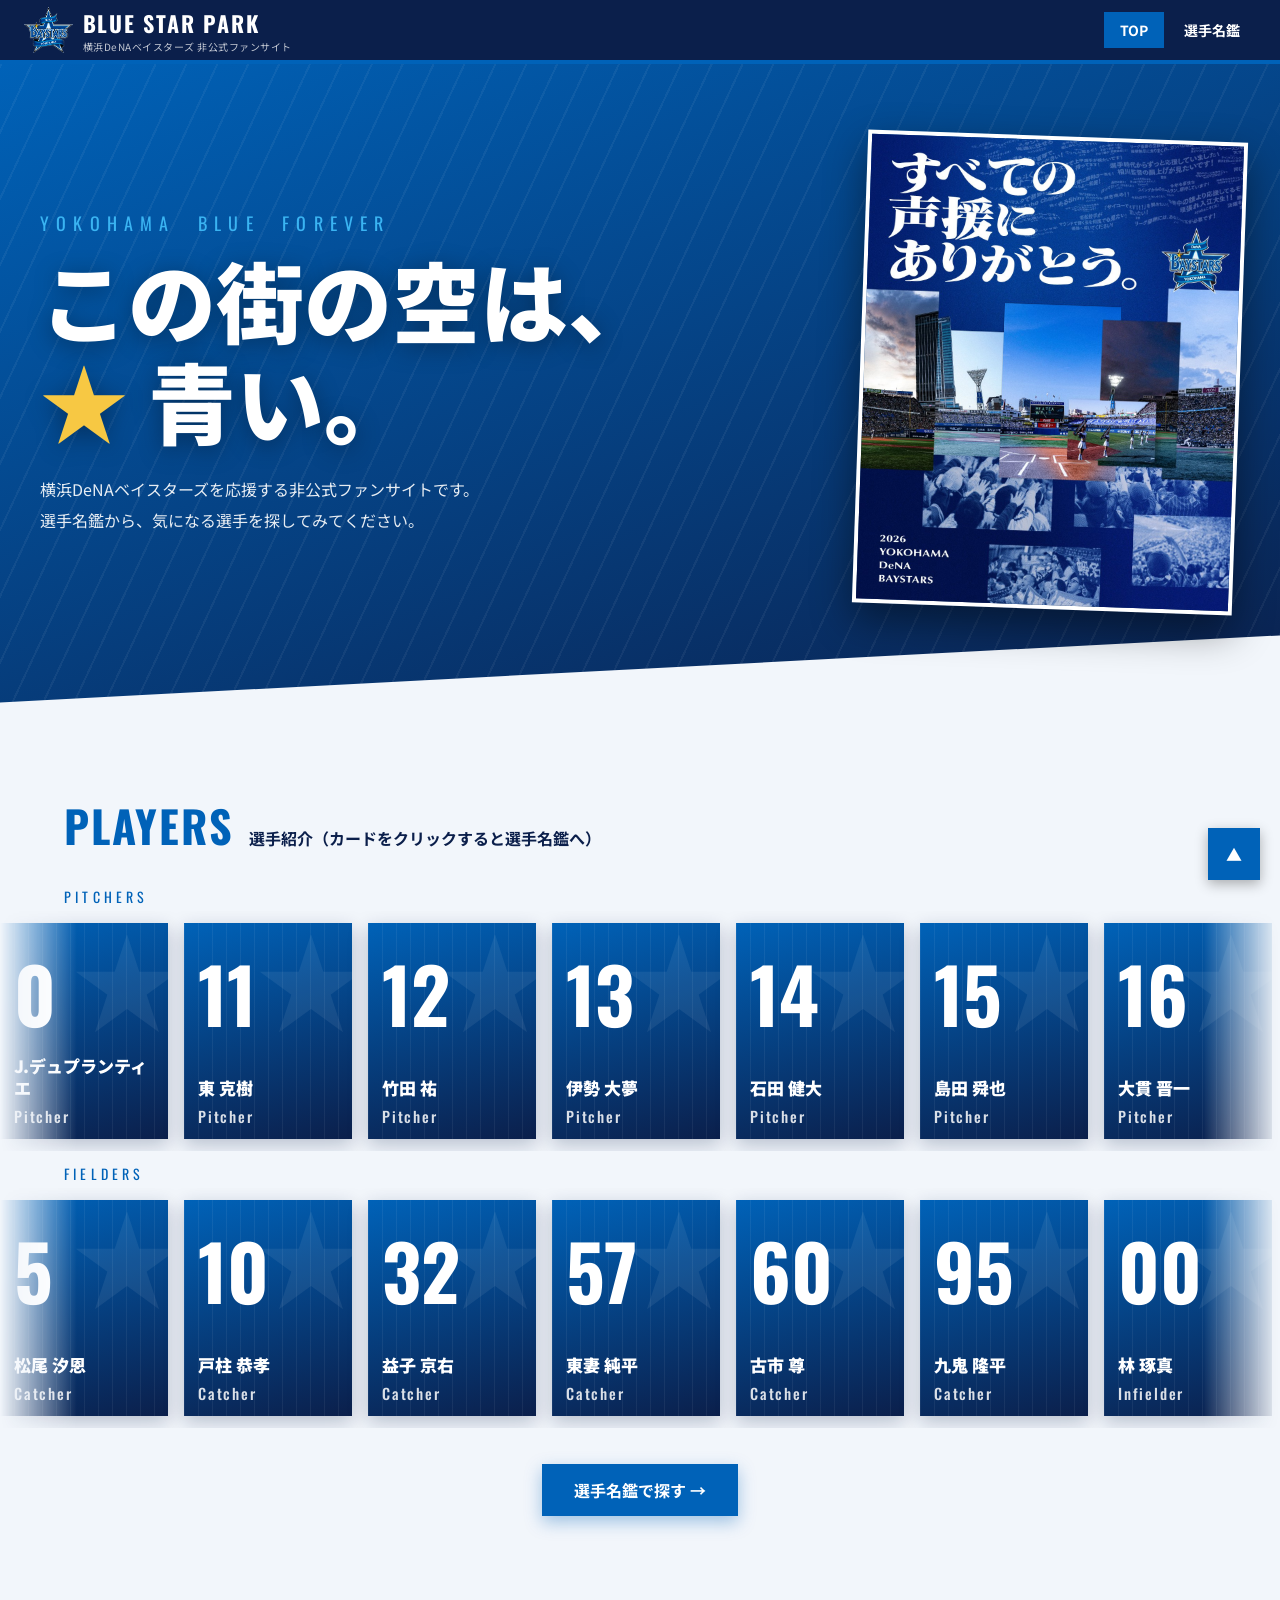
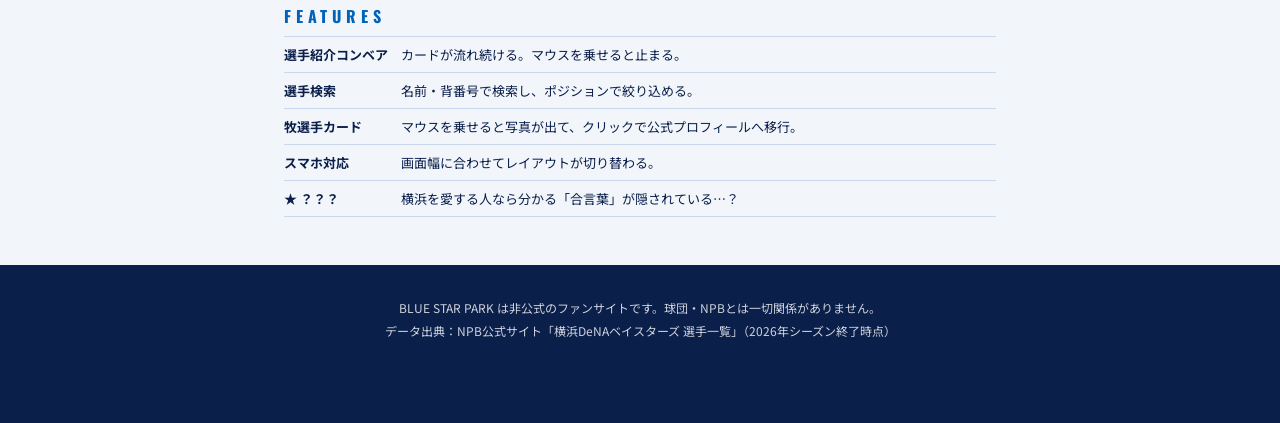
<file: ベイスターズ版/index.html>
<!DOCTYPE html>
<html lang="ja">
<head>
  <meta charset="utf-8">
  <meta name="viewport" content="width=device-width, initial-scale=1.0">
  <title>BLUE STAR PARK｜横浜DeNAベイスターズ非公式ファンサイト</title>
  <!-- 見出し用フォント（Oswald）と本文用フォント（Noto Sans JP）を読み込む -->
  <link rel="preconnect" href="https://fonts.googleapis.com">
  <link rel="preconnect" href="https://fonts.gstatic.com" crossorigin>
  <link rel="stylesheet" href="https://fonts.googleapis.com/css2?family=Noto+Sans+JP:wght@400;700;900&family=Oswald:wght@500;700&display=swap">
  <link rel="stylesheet" href="./css/style.css">
</head>

<body>
<!-- ヘッダー：スクロールしても上に残る -->
<header class="siteHeader">
  <a class="brand" href="./index.html">
    <img class="brandStar" src="./image/logo.png" alt="横浜DeNAベイスターズ ロゴ">
    <span class="brandName">BLUE STAR PARK<span class="brandSub">横浜DeNAベイスターズ 非公式ファンサイト</span></span>
  </a>
  <nav class="globalNav">
    <a href="./index.html" class="current">TOP</a>
    <a href="./players.html">選手名鑑</a>
  </nav>
</header>

<!-- トップの大きな見出し -->
<section class="hero">
  <div class="heroInner">
    <!-- 左：キャッチコピー -->
    <div class="heroText">
      <p class="heroEn">YOKOHAMA &nbsp;BLUE &nbsp;FOREVER</p>
      <h1 class="heroTitle">この街の空は、<br><em>★ </em>青い。</h1>
      <p class="heroLead">横浜DeNAベイスターズを応援する非公式ファンサイトです。<br>選手名鑑から、気になる選手を探してみてください。</p>
    </div>
    <!-- 右：バナー（クリックで球団公式サイトへ） -->
    <a class="heroBannerLink" href="https://www.baystars.co.jp/" target="_blank" title="球団公式サイトを開く">
      <img class="heroBanner" src="./image/banner.jpg" alt="2026 すべての声援にありがとう。">
    </a>
  </div>
</section>

<!-- 選手紹介のベルトコンベア -->
<section class="section">
  <div class="sectionHead">
    <h2>PLAYERS</h2>
    <p>選手紹介（カードをクリックすると選手名鑑へ）</p>
  </div>
  <div class="conveyorLabel">PITCHERS</div>
  <div class="conveyor"><div class="conveyorTrack" id="trackPitchers"></div></div>
  <div class="conveyorLabel">FIELDERS</div>
  <div class="conveyor"><div class="conveyorTrack reverse" id="trackFielders"></div></div>
  <div class="center"><a class="btn" href="./players.html">選手名鑑で探す →</a></div>
</section>


<!-- このサイトのしかけ（最下部に小さく一覧で） -->
<section class="featureList">
  <h2>FEATURES</h2>
  <dl>
    <dt>選手紹介コンベア</dt><dd>カードが流れ続ける。マウスを乗せると止まる。</dd>
    <dt>選手検索</dt><dd>名前・背番号で検索し、ポジションで絞り込める。</dd>
    <dt>牧選手カード</dt><dd>マウスを乗せると写真が出て、クリックで公式プロフィールへ移行。</dd>
    <dt>スマホ対応</dt><dd>画面幅に合わせてレイアウトが切り替わる。</dd>
    <dt>★ ？？？</dt><dd>横浜を愛する人なら分かる「合言葉」が隠されている…？</dd>
  </dl>
</section>

<!-- フッター -->
<footer class="siteFooter">
  <div>BLUE STAR PARK は非公式のファンサイトです。球団・NPBとは一切関係がありません。</div>
  <div>データ出典：NPB公式サイト「横浜DeNAベイスターズ 選手一覧」（2026年シーズン終了時点）</div>
</footer>

<!-- トップへ戻るボタン -->
<a href="#" class="toTop" aria-label="ページの先頭へ">▲</a>

<!-- 隠しコマンド発動時に下から出てくるバー -->
<div class="nowPlaying" id="nowPlaying">
  <span class="nowText"></span>
  <button id="stopBgm">STOP</button>
</div>

<script src="./js/players.js"></script>
<script src="./js/main.js"></script>
</body>
</html>
</file>
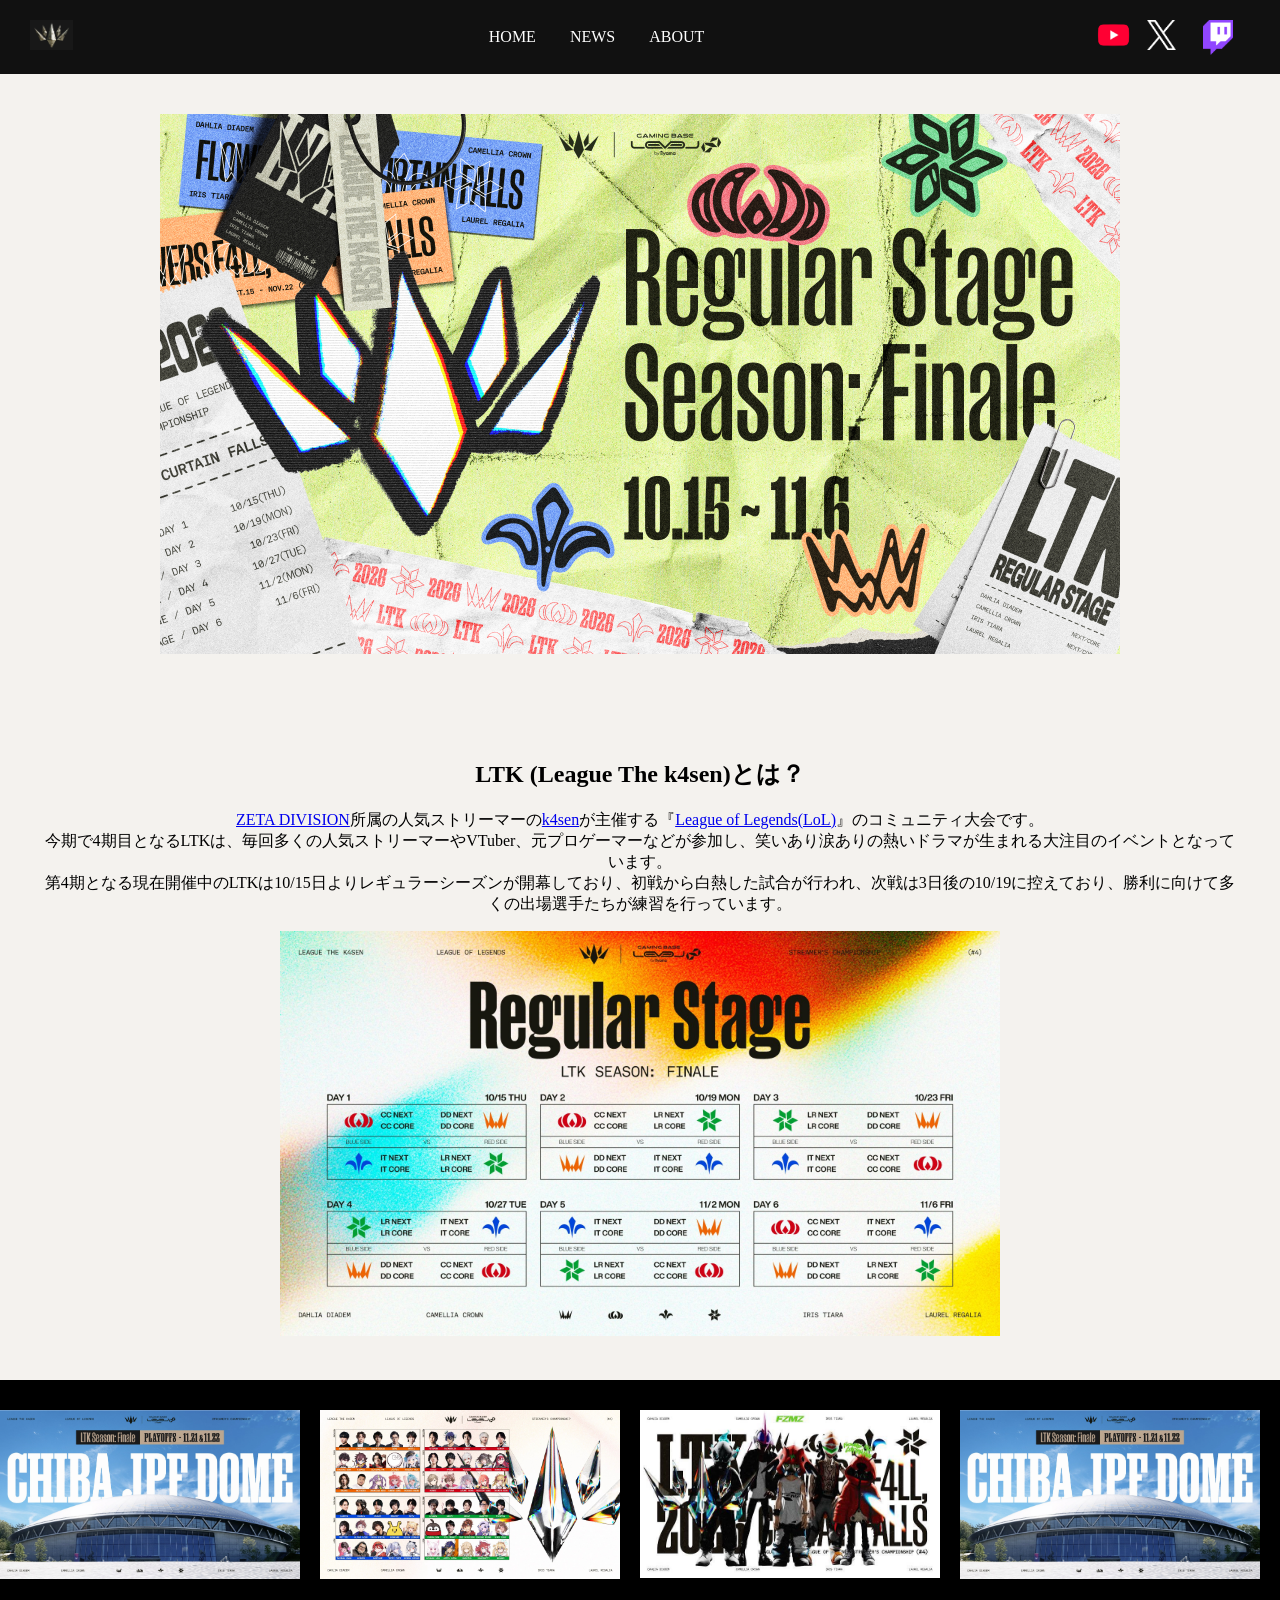
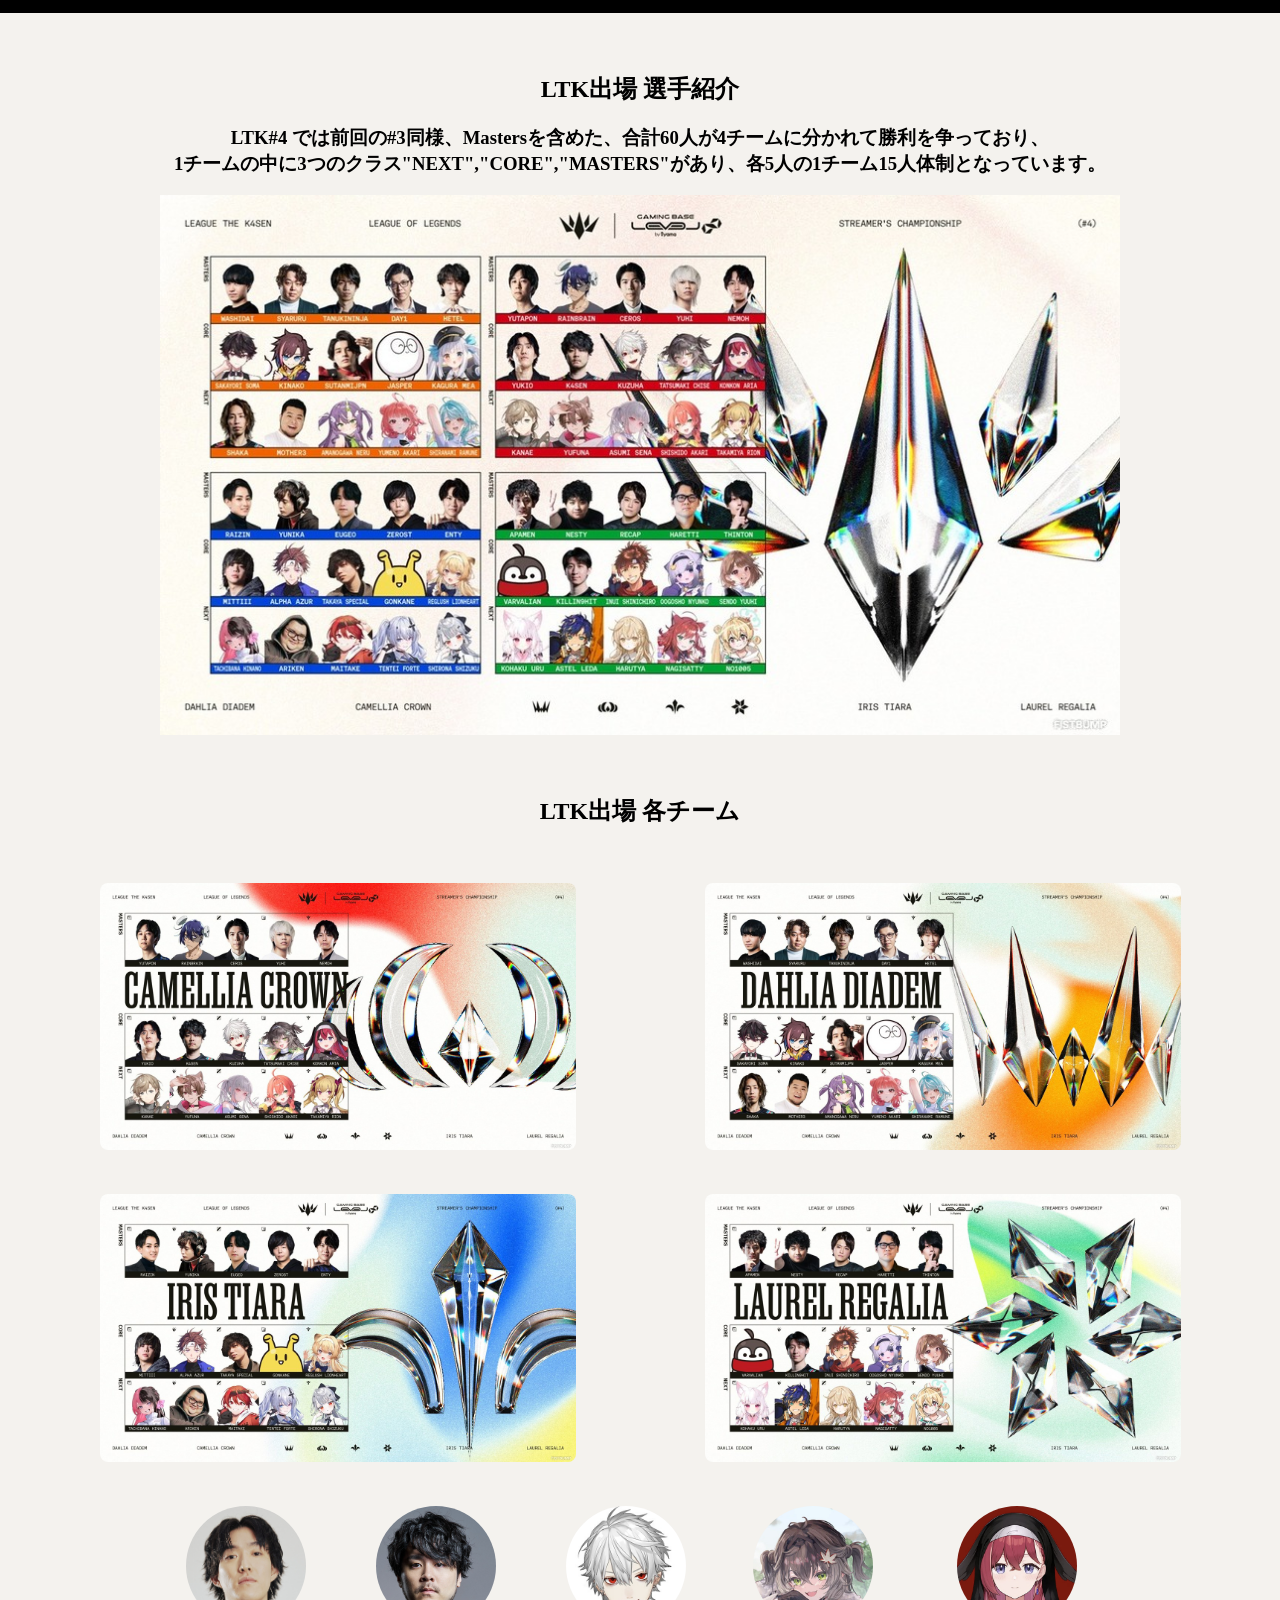
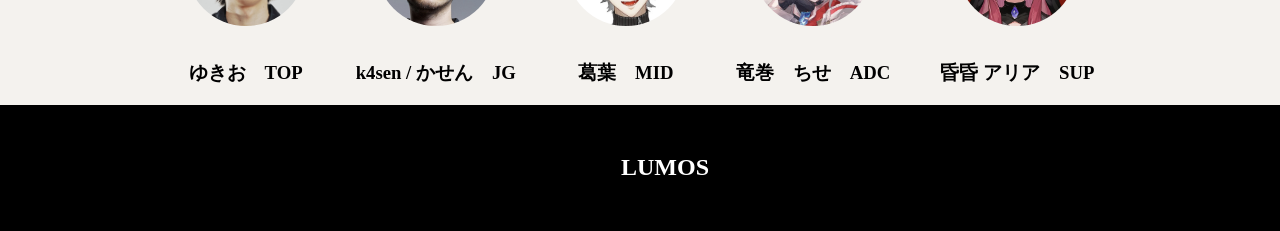
<file: Web用フォルダ/LTKpractice.html>
<!DOCTYPE html>
<html lang="ja">
<head>
  <meta charset="UTF-8">
  <title>LTKpractice</title>
  <link rel="icon" href="LTKlogo.png" type="image/png">
  <style>
  html {
  scroll-behavior: smooth;
  }
  body{
    background-attachment: fixed;
      background-color:#f4f2ee;
      margin: 0;
  }
.top-bar {
  position: sticky; 
  top: 0;
  z-index: 100;
  
  display: flex;
  justify-content: space-between; 
  align-items: center;
  
  background-color: #111;
  color: white;
  padding: 15px 30px;
}
.manu {
  display: flex;
  align-items:center;
}
.menu a {
  color: white;
  text-decoration: none;
  margin-left: 30px;
  transition: 0.3s;
}
.menu a:hover{
	font-size:20px;
}
.logo img{
  height:30px;
}
.anim-box {
  max-width: 25%;
  height: auto;
  opacity: 0;
  animation: fadeIn 1.5s cubic-bezier(0.33, 1, 0.68, 1) forwards;
}
.loop-wrap{
  background-color: #000000;
  padding:30px 0 ;
  overflow: hidden;
  width: 100%;
}
.loop-slide-left {
  display: flex;
  width: max-content;
  animation: loopAnimationleft 20s linear infinite;
  /*margin-bottom: 20px;*/
}
.loop-slide-left img {
  width: 300px;
  height: auto;
  margin-right: 20px;
}
.main{
  padding:40px;
  text-align: center;
}
.main img{
  max-width:80%;
  height :auto;
}
.descri{
  padding:40px;
  text-align: center;
}
.descri img{
  max-width:60%;
  height :auto;
}
.member{
  padding:40px;
  text-align: center;
}
.member img{
  width: 80%;
  height :auto;
}
.icon{
  display: grid;
  grid-template-columns: repeat(3, 1fr); 
  gap: 10px;
}
.button {
  position: sticky; 
  top: 30px;
  z-index: 100;
  /*overflow: hidden;*/
}
.button img {
  height :40px;
  width:auto;
  transition: 0.3s;/*大きくなる時間の変化*/
}
.button img:hover {
	transform: scale(1.3);
}
.button2 {
  position: sticky; 
  margin-top: 5px;
  top: 30px;
  z-index: 100;
  /*overflow: hidden;*/
}
.button2 img {
  height :30px;
  width:auto;
  transition: 0.3s;/*大きくなる時間の変化*/
}
.button2 img:hover {
	transform: scale(1.3);
}
.button3 {
  margin-top: 5px;
  position: sticky; 
  top: 30px;
  z-index: 100;
  /*overflow: hidden;*/
}
.button3 img {
  height :35px;
  width:auto;
  transition: 0.3s;/*大きくなる時間の変化*/
}
.button3 img:hover {
	transform: scale(1.3);
}
.team{
  display: grid;
  grid-template-columns: repeat(2, 1fr);/*繰り返す配置*/
  gap: 40px 10px;
  /*overflow: hidden;*/
}
.team img{
  max-width:95%;
  height :auto;
  border-radius: 8px;
  transition: 0.3s;/*大きくなる時間の変化*/
}
.team img:hover {
	transform: scale(1.07);
}
.bottomcredit{
  width: 100%;
  background-color: #000000;
  color: white;
  text-align: center;
  padding: 30px 10px;
}
.bottomcredit a {
  color: white;
  text-decoration: none;
  margin-left: 30px;
  transition: 0.3s;
}
.channel-list {
  display: flex;           
  justify-content: center; 
  gap: 50px;  
  flex-wrap: wrap;
}
.channel-item {
  display: flex;
  flex-direction: column;
  align-items: center;   
  text-align: center;
}
.circle-icon {
  width: 120px;
  height: 120px;
  border-radius: 50%;
  object-fit: cover;
  margin-bottom: 15px; 
}
.icon-wrapper {
  position: relative;
  width: 120px;
  height: 120px;
  margin-bottom: 15px;
}

.icon-wrapper .circle-icon {
  position: absolute;
  top: 0;
  left: 0;
  width: 100%;
  height: 100%;
  border-radius: 50%;
  object-fit: cover;
  transition: opacity 0.3s ease;
}
.icon-wrapper .hover-img {
  opacity: 0;
}
.icon-wrapper:hover .default-img {
  opacity: 0;
}
.icon-wrapper:hover .hover-img {
  opacity: 1;
}
@keyframes fadeIn {
  0% {
    opacity: 0;
  }
  100% {
    opacity: 1;
  }
}
@keyframes loopAnimationleft {
  0% {
    transform: translateX(0%); /* 最初はそのままの位置 */
  }
  100% {
    transform: translateX(-50%); /* 全体の長さの「半分」まで左に移動する */
  }
}
@keyframes loopAnimationright {
  0% {
    transform: translateX(0%); /* 最初はそのままの位置 */
  } 
  100% {
    transform: translateX(50%); /* 全体の長さの「半分」まで右に移動する */
  }
}
</style>
</head>
<body>
<div class="top-bar">
  <div class="logo">
    <img src ="LTKlogo.png">
  </div>
  <div class="menu">
    <a href="LTKpractice.html">HOME</a>
    <a href="https://fistbump-news.jp/">NEWS</a>
    <a href="#">ABOUT</a>
  </div>
  <div class="icon">
    <div class=" button">
      <a href="https://www.youtube.com/@lolthek4sen"><img src ="youtube_icon.png" alt = "youtube"></a>
    </div>
    <div class=" button2">
      <a href="https://x.com/lolthek4sen?lang=ja"><img src ="Xlogo-white.png" alt = "X"></a>
    </div>
    <div class=" button3">
      <a href="https://www.twitch.tv/lolthek4sen"><img src ="twich_purple.png" alt = "twich"></a>
    </div>
  </div>
</div>
<div class ="main">
  <img src ="LTK_S4_KV_RS.jpg">
</div>
<div class ="descri">
  
  <h2>LTK (League The k4sen)とは？</h2>
  <p>
    <a href="https://zetadivision.com/">ZETA DIVISION</a>所属の人気ストリーマーの<a href="https://zetadivision.com/players/k4sen">k4sen</a>が主催する『<a href="https://www.leagueoflegends.com/ja-jp/">League of Legends(LoL)</a>』のコミュニティ大会です。<br>
    今期で4期目となるLTKは、毎回多くの人気ストリーマーやVTuber、元プロゲーマーなどが参加し、笑いあり涙ありの熱いドラマが生まれる大注目のイベントとなっています。<br>
    第4期となる現在開催中のLTKは10/15日よりレギュラーシーズンが開幕しており、初戦から白熱した試合が行われ、次戦は3日後の10/19に控えており、勝利に向けて多くの出場選手たちが練習を行っています。
  </p>
  <img src ="LTKsche.jpg">
</div>
<div class="loop-wrap">
  <div class="loop-slide-left"> 
    <a href="https://league.thek4sen.com/Finale_Playoffs/"><img src="LTKOFF.jpg" alt="LTKOFF"></a>
    <a href="#team-section"><img src="LTKteam.jpg" alt="LTK"></a>
    <a href="https://fzmz.jp//"><img src="LTKFZMZ.jpg" alt="FZMZ"></a>
    <a href="https://league.thek4sen.com/Finale_Playoffs/"><img src="LTKOFF.jpg" alt="LTKOFF"></a>
    <a href="#team-section"><img src="LTKteam.jpg" alt="LTK"></a>
    <a href="https://fzmz.jp//"><img src="LTKFZMZ.jpg" alt="FZMZ"></a>
    <a href="https://league.thek4sen.com/Finale_Playoffs/"><img src="LTKOFF.jpg" alt="LTKOFF"></a>
    <a href="#team-section"><img src="LTKteam.jpg" alt="LTK"></a>
    <a href="https://fzmz.jp//"><img src="LTKFZMZ.jpg" alt="FZMZ"></a>
    <a href="https://league.thek4sen.com/Finale_Playoffs/"><img src="LTKOFF.jpg" alt="LTKOFF"></a>
    <a href="#team-section"><img src="LTKteam.jpg" alt="LTK"></a>
    <a href="https://fzmz.jp//"><img src="LTKFZMZ.jpg" alt="FZMZ"></a>
  </div>
</div>
<div class ="member" id="team-section">
  <h2>LTK出場 選手紹介</h2>
  <h3>
    LTK#4 では前回の#3同様、Mastersを含めた、合計60人が4チームに分かれて勝利を争っており、<br>
    1チームの中に3つのクラス"NEXT","CORE","MASTERS"があり、各5人の1チーム15人体制となっています。
  </h3>
  <img src ="LTKmember.jpg">
  <br>
  <br>
  <br>
  <h2>LTK出場 各チーム</h2>
  <br>
  <br>
  <div class="team">
    <a href="LTKpractice.html"><img src ="LTKCC.jpg" alt = "CC"></a>
    <a href="LTKpractice.html"><img src ="LTKDD.jpg" alt = "DD"></a>
    <a href="LTKpractice.html"><img src ="LTKIT.jpg" alt = "IT"></a>
    <a href="LTKpractice.html"><img src ="LTKLR.jpg" alt = "LR"></a>
  </div>
</div>
<div class="channel-list">
  <!-- 1つ目 -->
  <div class="channel-item">
    <div class="icon-wrapper">
    <img src="yauji.jpg" class="circle-icon default" alt="yukio">
    <img src="yaujikao.jpg" class="circle-icon hover-img">
  </div>
    <h3> ゆきお　TOP</h3>
  </div>
  
  <div class="channel-item">
    <div class="icon-wrapper">
    <img src="k4sen.jpg" class="circle-icon default" alt="k4sen">
    <img src="lmtmk4sen.jpg" class="circle-icon hover-img">
  </div>
    <h3>k4sen /  かせん　JG</h3>
  </div>
  
  <div class="channel-item">
    <div class="icon-wrapper">
    <img src="kuzuha.jpg" class="circle-icon default" alt="kuzuha">
    <img src="coolkuzuha.jpg" class="circle-icon hover-img">
    </div>
    <h3>葛葉　MID</h3>
  </div>

  <div class="channel-item">
    <div class="icon-wrapper">
    <img src="tise.jpg" class="circle-icon default" alt="tatumaki tise">
    <img src="ti-tama.jpg" class="circle-icon hover-img">
    </div>
    <h3>竜巻　ちせ　ADC</h3>
  </div>

  <div class="channel-item">
    <div class="icon-wrapper">
    <img src="aria.jpg" class="circle-icon default" alt="konkon aria">
    <img src="a-tyan.jpg" class="circle-icon hover-img">
    </div>
    <h3>昏昏 アリア　SUP</h3>
  </div>
</div>
<div class="bottomcredit">
  <h2><a href="https://lumos-ynu.jp/">LUMOS</a></h2>
</div>
</body>
</html>
</file>
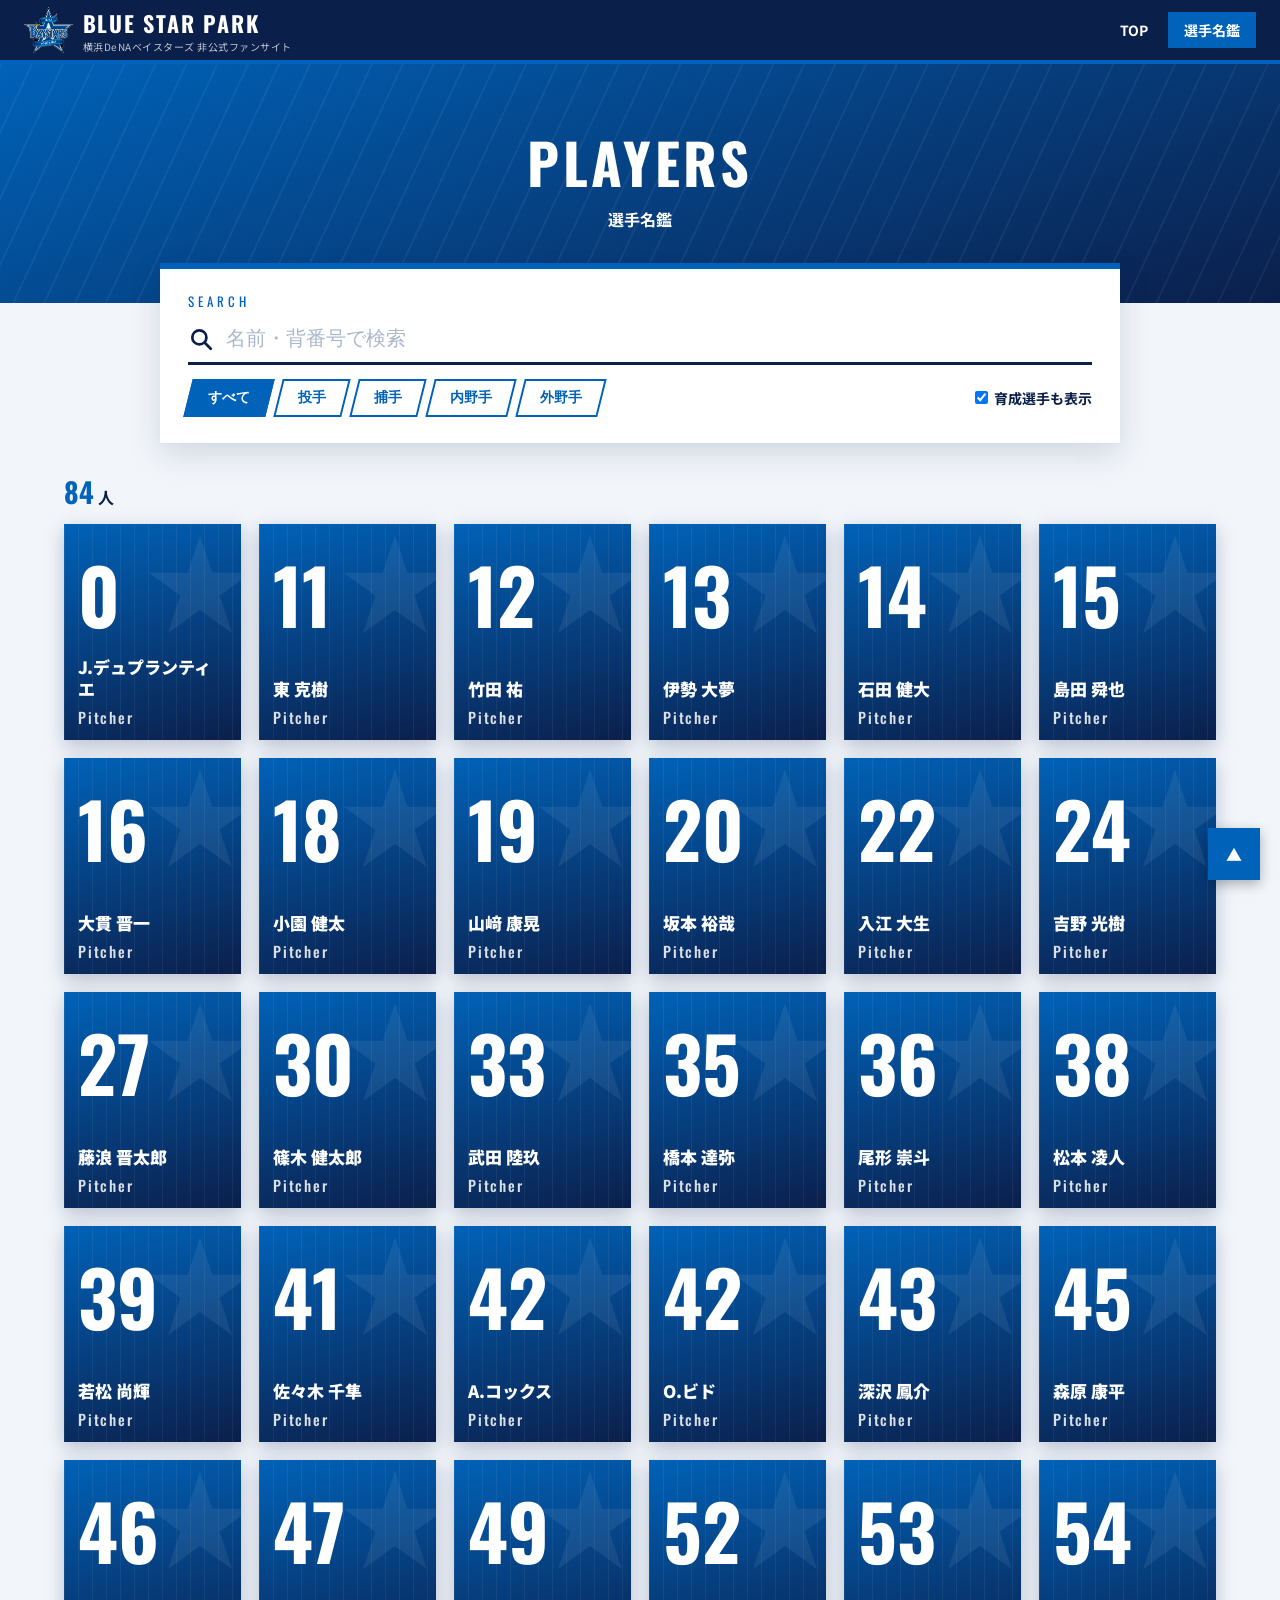
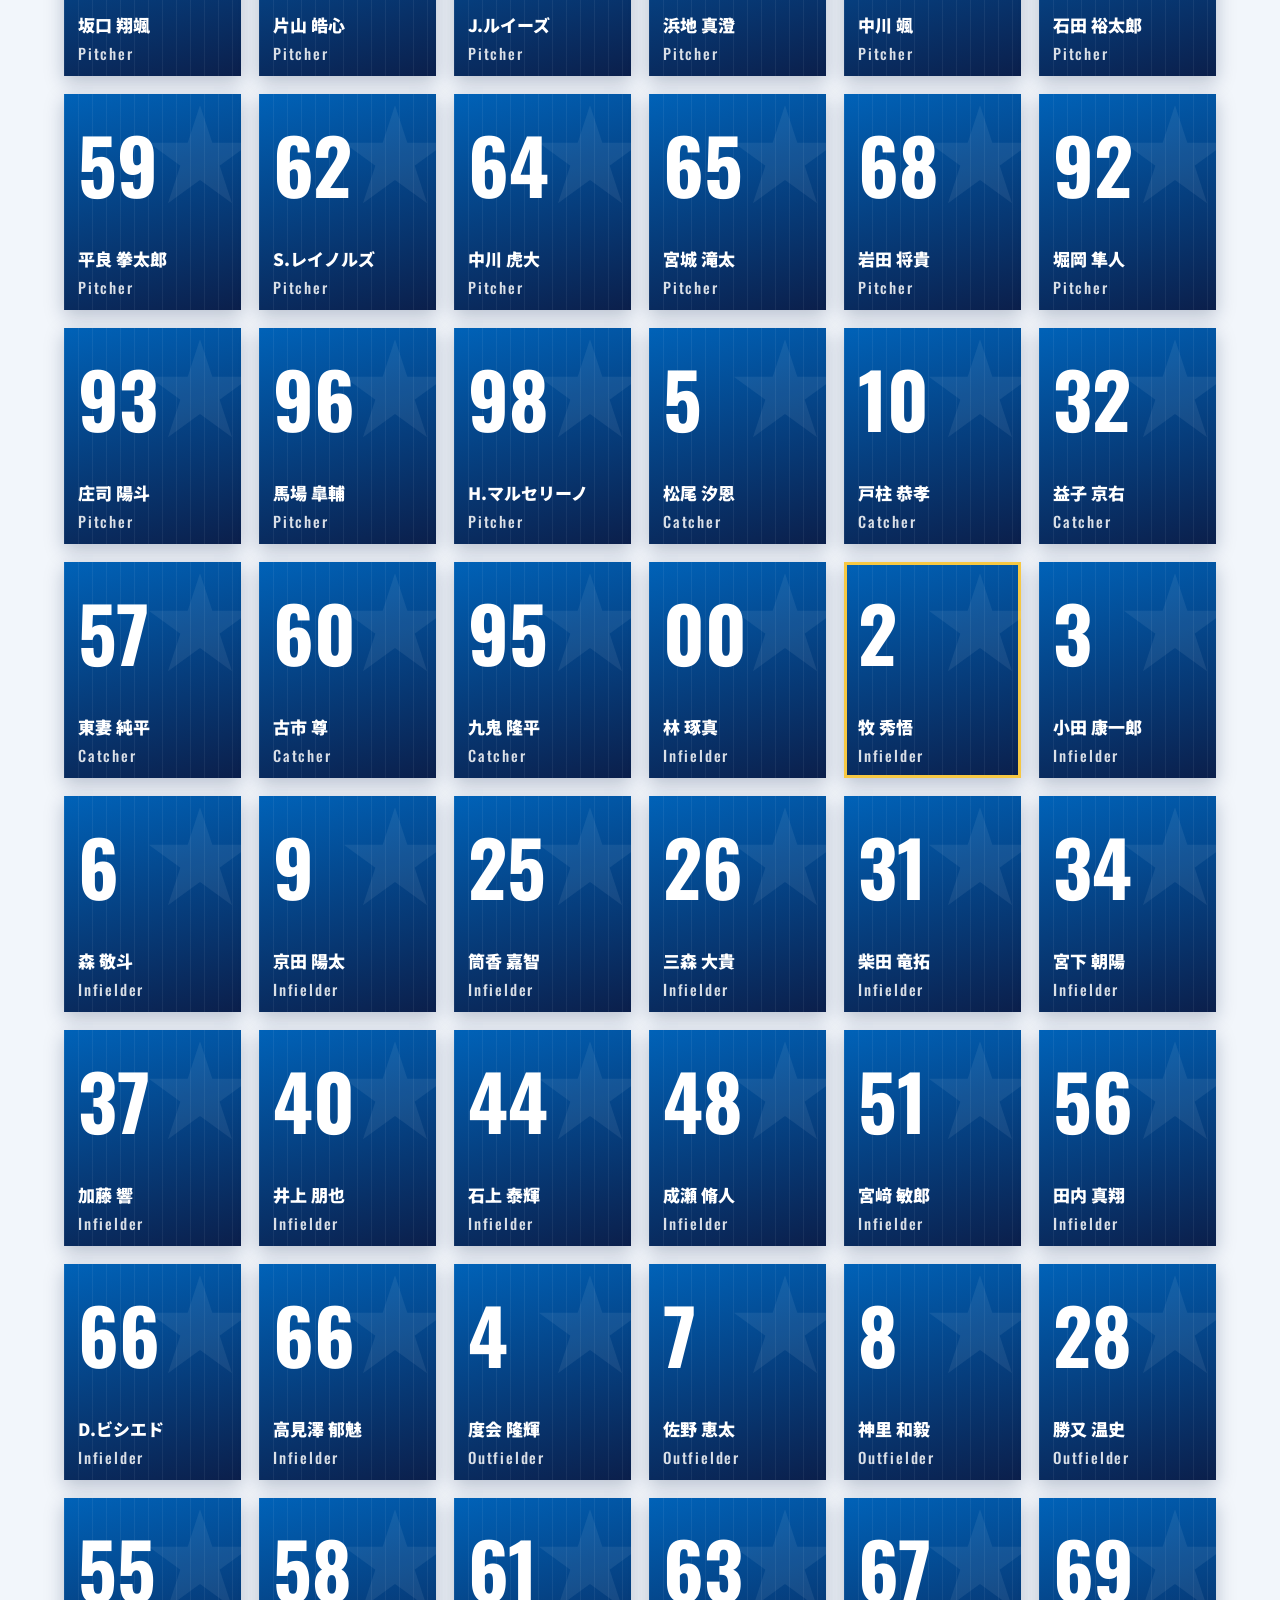
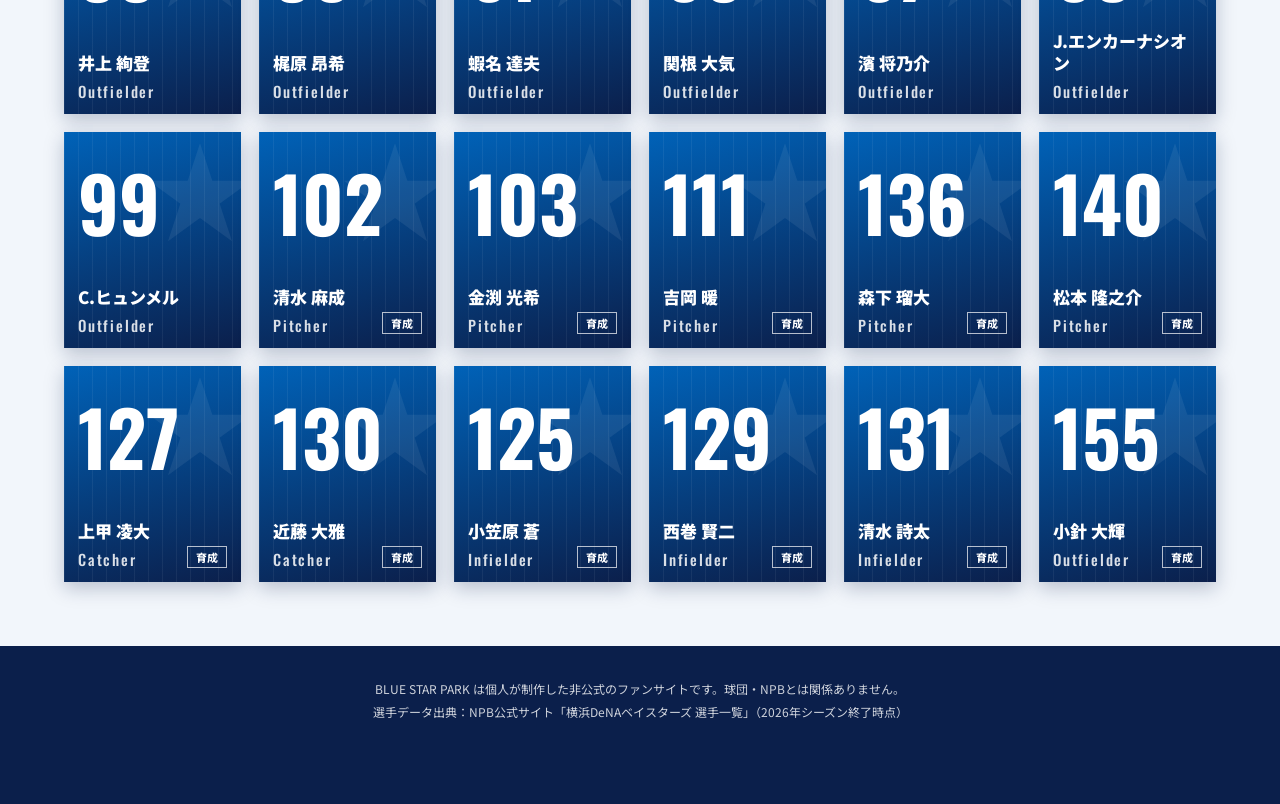
<file: ベイスターズ版/players.html>
<!DOCTYPE html>
<html lang="ja">
<head>
  <meta charset="utf-8">
  <meta name="viewport" content="width=device-width, initial-scale=1.0">
  <title>選手名鑑｜BLUE STAR PARK</title>
  <!-- 見出し用フォント（Oswald）と本文用フォント（Noto Sans JP）を読み込む -->
  <link rel="preconnect" href="https://fonts.googleapis.com">
  <link rel="preconnect" href="https://fonts.gstatic.com" crossorigin>
  <link rel="stylesheet" href="https://fonts.googleapis.com/css2?family=Noto+Sans+JP:wght@400;700;900&family=Oswald:wght@500;700&display=swap">
  <link rel="stylesheet" href="./css/style.css">
</head>

<body>
<!-- ヘッダー：スクロールしても上に残る -->
<header class="siteHeader">
  <a class="brand" href="./index.html">
    <img class="brandStar" src="./image/logo.png" alt="横浜DeNAベイスターズ ロゴ">
    <span class="brandName">BLUE STAR PARK<span class="brandSub">横浜DeNAベイスターズ 非公式ファンサイト</span></span>
  </a>
  <nav class="globalNav">
    <a href="./index.html">TOP</a>
    <a href="./players.html" class="current">選手名鑑</a>
  </nav>
</header>

<!-- ページの見出し -->
<section class="pageTitle">
  <h1>PLAYERS</h1>
  <p>選手名鑑</p>
</section>

<!-- 検索と絞り込み -->
<div class="searchBox">
  <p class="searchLabel">SEARCH</p>
  <!-- 虫めがねアイコン＋入力欄（下線だけのシンプルな形） -->
  <div class="searchField">
    <svg class="searchIcon" viewBox="0 0 24 24" aria-hidden="true"><circle cx="10.5" cy="10.5" r="6.5"/><line x1="15.5" y1="15.5" x2="21" y2="21"/></svg>
    <input class="searchInput" id="searchInput" type="search" placeholder="名前・背番号で検索">
  </div>
  <div class="filters">
    <button class="chip on" data-pos="すべて"><span>すべて</span></button>
    <button class="chip" data-pos="投手"><span>投手</span></button>
    <button class="chip" data-pos="捕手"><span>捕手</span></button>
    <button class="chip" data-pos="内野手"><span>内野手</span></button>
    <button class="chip" data-pos="外野手"><span>外野手</span></button>
    <label class="devToggle"><input type="checkbox" id="devCheck" checked> 育成選手も表示</label>
  </div>
</div>

<!-- 検索結果 -->
<p class="resultInfo"><strong id="resultCount">0</strong> 人</p>
<div class="playerGrid" id="playerGrid"></div>

<!-- フッター -->
<footer class="siteFooter">
  <div>BLUE STAR PARK は個人が制作した非公式のファンサイトです。球団・NPBとは関係ありません。</div>
  <div>選手データ出典：NPB公式サイト「横浜DeNAベイスターズ 選手一覧」（2026年シーズン終了時点）</div>
</footer>

<!-- トップへ戻るボタン -->
<a href="#" class="toTop" aria-label="ページの先頭へ">▲</a>

<!-- 隠しコマンド発動時に下から出てくるバー -->
<div class="nowPlaying" id="nowPlaying">
  <span class="nowText"></span>
  <button id="stopBgm">STOP</button>
</div>

<script src="./js/players.js"></script>
<script src="./js/main.js"></script>
</body>
</html>
</file>
<file: ベイスターズ版/css/style.css>
/* サイト全体のデザイン */
:root{
  --navy: #0b1f4b;      /* 濃紺：ヘッダーや文字 */
  --blue: #0062b8;      /* 横浜ブルー：サイトの基調色 */
  --sky: #3ab4f2;       /* 水色：アクセント */
  --star: #f7c843;      /* 星の金色：強調 */
  --bg: #f2f6fb;        /* 背景の薄い青白 */
  --white: #ffffff;
  --headerH: 64px;      /* ヘッダーの高さ */
}

*{
  box-sizing: border-box; /* 幅の計算に余白と枠線を含める */
}

html{
  scroll-behavior: smooth; /* ページ内移動をなめらかにする */
}

body{
  margin: 0;
  font-family: "Noto Sans JP", "Hiragino Sans", "Yu Gothic UI", sans-serif;
  background-color: var(--bg);
  color: var(--navy);
  overflow-x: hidden; /* 横スクロールを出さない */
}

a{
  color: inherit;
}

/* ヘッダー */
.siteHeader{
  position: sticky; /* スクロールしても画面上部に残る */
  top: 0;
  z-index: 50;
  height: var(--headerH);
  display: flex;
  align-items: center;
  justify-content: space-between;
  padding: 0 24px;
  background-color: var(--navy);
  color: var(--white);
  border-bottom: 4px solid var(--blue); /* 下に横浜ブルーの線 */
}

.brand{
  display: flex;
  align-items: center;
  gap: 10px;
  text-decoration: none;
}

.brandStar{
  height: 46px; /* ヘッダーに収まる高さ */
  width: auto;
  cursor: pointer;
  transition: transform 0.3s;
}

.brand:hover .brandStar{
  transform: scale(1.08); /* ホバーで少し大きく */
}

.brandName{
  font-family: "Oswald", sans-serif;
  font-size: 22px;
  font-weight: 700;
  letter-spacing: 0.08em;
  white-space: nowrap; /* ロゴ名を途中で折り返さない */
}

.brandSub{
  display: block;
  font-family: "Noto Sans JP", sans-serif;
  font-size: 10px;
  font-weight: 400;
  letter-spacing: 0.05em;
  opacity: 0.75;
}

.globalNav{
  display: flex;
  gap: 4px;
}

.globalNav a{
  padding: 8px 16px;
  font-weight: 700;
  font-size: 14px;
  text-decoration: none;
  white-space: nowrap; /* メニュー名を途中で折り返さない */
  transition: background-color 0.2s;
}

.globalNav a:hover{
  background-color: rgba(255, 255, 255, 0.15); /* ホバーで薄く光らせる */
}

.globalNav a.current{
  background-color: var(--blue); /* 今いるページを横浜ブルーで強調 */
}

/* トップ見出し */
.hero{
  position: relative;
  overflow: hidden;
  padding: 72px 24px 120px;
  color: var(--white);
  background:
    repeating-linear-gradient(115deg, rgba(255,255,255,0.05) 0 2px, transparent 2px 28px), /* 斜めのストライプ */
    linear-gradient(160deg, var(--blue) 0%, var(--navy) 100%); /* 青から紺へのグラデーション */
}

.hero::after{
  content: "";
  position: absolute;
  left: -5%;
  right: -5%;
  bottom: -60px;
  height: 120px;
  background-color: var(--bg);
  transform: rotate(-3deg); /* 下端を斜めに切ってスピード感を出す */
}

.heroInner{
  position: relative;
  z-index: 1; /* 斜めの切り口より手前に出す */
  display: grid;
  grid-template-columns: 1.3fr 0.7fr; /* 左に文字、右にバナー */
  align-items: center;
  gap: 48px;
  max-width: 1200px;
  margin: 0 auto;
  text-align: left;
}

.heroBannerLink{
  display: block;
  width: 100%;
  max-width: 380px;
  justify-self: end;
}

.heroBanner{
  display: block;
  width: 100%;
  border: 4px solid var(--white);
  box-shadow: 0 16px 40px rgba(0, 0, 0, 0.45); /* 影で浮かせる */
  transform: rotate(2deg); /* 少し傾けて動きを出す */
  transition: transform 0.3s;
}

.heroBannerLink:hover .heroBanner{
  transform: rotate(0deg) scale(1.03); /* ホバーで傾きが戻り、少し大きくなる */
}

.heroEn{
  font-family: "Oswald", sans-serif;
  font-size: 18px;
  letter-spacing: 0.4em;
  color: var(--sky);
  margin: 0 0 12px;
}

.heroTitle{
  font-size: clamp(40px, 8vw, 88px); /* 画面幅に合わせて文字サイズを自動調整 */
  font-weight: 900;
  line-height: 1.15;
  margin: 0;
  text-shadow: 0 4px 24px rgba(0, 0, 0, 0.35);
}

.heroTitle em{
  font-style: normal;
  color: var(--star);
}

.heroLead{
  margin: 24px 0 0;
  max-width: 560px;
  line-height: 1.9;
  opacity: 0.9;
}

/* 背景できらめく星 */
.twinkle{
  position: absolute;
  color: var(--white);
  opacity: 0;
  animation: twinkle 3s infinite;
  pointer-events: none;
}

@keyframes twinkle{
  0%, 100%{ opacity: 0; transform: scale(0.6); }
  50%{ opacity: 0.8; transform: scale(1); }
}

/* 共通デザイン*/
.section{
  padding: 64px 0;
}

.sectionHead{
  display: flex;
  align-items: baseline;
  gap: 16px;
  padding: 0 24px;
  max-width: 1200px;
  margin: 0 auto 28px;
}

.sectionHead h2{
  font-family: "Oswald", sans-serif;
  font-size: 44px;
  margin: 0;
  color: var(--blue);
  letter-spacing: 0.04em;
}

.sectionHead p{
  margin: 0;
  font-weight: 700;
}

.btn{
  display: inline-block;
  padding: 14px 32px;
  background-color: var(--blue);
  color: var(--white);
  font-weight: 700;
  text-decoration: none;
  box-shadow: 0 6px 16px rgba(0, 98, 184, 0.35);
  transition: transform 0.2s, background-color 0.2s;
}

.btn:hover{
  background-color: var(--navy);
  transform: translateY(-2px); /* ホバーで少し浮かせる */
}

.center{
  text-align: center;
  margin-top: 36px;
}

/* 選手紹介のベルトコンベア */
.conveyor{
  overflow: hidden; /* はみ出したカードは隠す */
  padding: 12px 0;
  mask-image: linear-gradient(90deg, transparent, #000 6%, #000 94%, transparent); /* 両端をふわっと消す */
}

.conveyorLabel{
  max-width: 1200px;
  margin: 12px auto 4px;
  padding: 0 24px;
  font-family: "Oswald", sans-serif;
  font-size: 14px;
  letter-spacing: 0.3em;
  color: var(--blue);
}

.conveyorTrack{
  display: flex;
  gap: 16px;
  width: max-content; /* カードを全部横一列に並べる */
  animation: flow var(--duration, 120s) linear infinite; /* 一定の速さで流し続ける */
}

.conveyorTrack.reverse{
  animation-direction: reverse; /* 2段目は逆向きに流す */
}

.conveyor:hover .conveyorTrack{
  animation-play-state: paused; /* マウスを乗せると止まる */
}

@keyframes flow{
  from{ transform: translateX(0); }
  to{ transform: translateX(-50%); } /* 同じ列を2回並べ、半分進んだら最初に戻る＝継ぎ目なくループ */
}

/* 選手カード（コンベアと名鑑で同じもの） */
.playerCard{
  position: relative;
  flex: 0 0 auto;
  width: 168px;
  height: 216px;
  padding: 14px;
  overflow: hidden;
  color: var(--white);
  text-decoration: none;
  background:
    repeating-linear-gradient(90deg, rgba(255,255,255,0.06) 0 1px, transparent 1px 14px), /* ユニフォーム風の縦じま */
    linear-gradient(165deg, var(--blue), var(--navy));
  box-shadow: 0 6px 18px rgba(11, 31, 75, 0.25);
  transition: transform 0.2s, box-shadow 0.2s;
}

/* 牧のカード：金色の枠 */
.playerCard.special{
  box-shadow: inset 0 0 0 3px var(--star), 0 6px 18px rgba(11, 31, 75, 0.25);
}

.playerCard.special:hover{
  transform: translateY(-6px); /* ホバーで浮き上がる */
}

.cardPhoto{
  position: absolute;
  inset: 0;
  width: 100%;
  height: 100%;
  object-fit: cover; /* カードの形に合わせて切り抜く */
  object-position: 45% 0;
  opacity: 0;
  transform: translateY(12%);
  transition: opacity 0.3s, transform 0.3s;
  mask-image: linear-gradient(to bottom, #000 55%, transparent 90%); /* 下をぼかして名前を読みやすく */
}

.special:hover .cardPhoto{
  opacity: 1;
  transform: translateY(0); /* 下からせり上がって写真が出る */
}

.special .cardNo{
  transition: opacity 0.3s;
}

.special:hover .cardNo{
  opacity: 0; /* 写真が出たら背番号は消す */
}

.playerCard::before{
  content: "★";
  position: absolute;
  right: -14px;
  top: -26px;
  font-size: 110px;
  color: rgba(255, 255, 255, 0.07); /* 背景にうっすら大きな星 */
}

.cardNo{
  font-family: "Oswald", sans-serif;
  font-size: 76px;
  font-weight: 700;
  line-height: 1;
  margin-top: 18px;
}

.cardName{
  position: absolute;
  left: 14px;
  right: 14px;
  bottom: 40px;
  font-size: 17px;
  font-weight: 900;
  line-height: 1.3;
}

.cardPos{
  position: absolute;
  left: 14px;
  bottom: 12px;
  font-family: "Oswald", sans-serif; /* 見出しのPLAYERSと同じフォント */
  font-size: 15px;
  font-weight: 500;
  letter-spacing: 0.12em; /* 文字間を広げて引き締める */
  color: var(--white);
  opacity: 0.85;
}

.cardName,
.cardPos,
.cardDev{
  z-index: 1; /* 写真より手前に表示 */
}

.cardDev{
  position: absolute;
  right: 14px;
  bottom: 14px;
  font-size: 11px;
  font-weight: 700;
  padding: 2px 8px;
  border: 1px solid rgba(255, 255, 255, 0.7);
}

/* features */
.featureList{
  max-width: 760px;
  margin: 0 auto;
  padding: 24px 24px 48px;
  font-size: 13px;
}

.featureList h2{
  margin: 0 0 8px;
  font-family: "Oswald", sans-serif;
  font-size: 16px;
  letter-spacing: 0.3em;
  color: var(--blue);
}

.featureList dl{
  display: grid;
  grid-template-columns: 9em 1fr; /* 左に項目名、右に説明 */
  margin: 0;
  border-top: 1px solid #c9d8ec;
}

.featureList dt,
.featureList dd{
  margin: 0;
  padding: 8px 0;
  border-bottom: 1px solid #c9d8ec; /* 各行の下に細い線 */
}

.featureList dt{
  font-weight: 700;
}

/* 選手名鑑ページ */
.pageTitle{
  padding: 56px 24px 72px;
  color: var(--white);
  background:
    repeating-linear-gradient(115deg, rgba(255,255,255,0.05) 0 2px, transparent 2px 28px),
    linear-gradient(160deg, var(--blue), var(--navy));
  text-align: center;
}

.pageTitle h1{
  font-family: "Oswald", sans-serif;
  font-size: 56px;
  margin: 0;
  letter-spacing: 0.06em;
}

.pageTitle p{
  margin: 4px 0 0;
  font-weight: 700;
}

.searchBox{
  max-width: 960px;
  margin: -40px auto 0; /* 見出しの帯に少し重ねる */
  padding: 22px 28px 26px;
  background-color: var(--white);
  border-top: 6px solid var(--blue); /* 上辺に横浜ブルーの帯 */
  box-shadow: 0 10px 30px rgba(11, 31, 75, 0.15);
  position: relative;
}

.searchLabel{
  margin: 0 0 4px;
  font-family: "Oswald", sans-serif;
  font-size: 13px;
  letter-spacing: 0.3em;
  color: var(--blue);
}

.searchField{
  display: flex;
  align-items: center;
  gap: 12px;
  border-bottom: 3px solid var(--navy); /* 枠ではなく下線だけ */
  transition: border-color 0.2s;
}

.searchField:focus-within{
  border-bottom-color: var(--sky); /* 入力中は下線を水色に */
}

.searchIcon{
  width: 26px;
  height: 26px;
  flex: 0 0 auto;
  fill: none;
  stroke: var(--navy);
  stroke-width: 2.5;
  stroke-linecap: round;
}

.searchField:focus-within .searchIcon{
  stroke: var(--sky);
}

.searchInput{
  width: 100%;
  padding: 12px 0;
  font-size: 20px;
  font-weight: 700;
  color: var(--navy);
  border: none;
  outline: none;
  background: transparent;
}

.searchInput::placeholder{
  color: #a9b8cc;
  font-weight: 400;
}

.filters{
  display: flex;
  flex-wrap: wrap;
  align-items: center;
  gap: 8px;
  margin-top: 14px;
}

.chip{
  padding: 8px 18px;
  border: 2px solid var(--blue);
  background-color: var(--white);
  color: var(--blue);
  font-weight: 700;
  font-size: 14px;
  cursor: pointer;
  transform: skewX(-14deg); /* 平行四辺形にしてスピード感を出す */
  transition: background-color 0.2s, color 0.2s;
}

.chip span{
  display: inline-block;
  transform: skewX(14deg); /* 文字だけは傾きを戻す */
}

.chip:hover{
  background-color: #e3eefb;
}

.chip.on{
  background-color: var(--blue); /* 選択中の絞り込みは塗りつぶす */
  color: var(--white);
}

.devToggle{
  margin-left: auto;
  font-size: 14px;
  font-weight: 700;
  cursor: pointer;
}

.resultInfo{
  max-width: 1200px;
  margin: 28px auto 12px;
  padding: 0 24px;
  font-weight: 700;
}

.resultInfo strong{
  font-family: "Oswald", sans-serif;
  font-size: 28px;
  color: var(--blue);
}

.playerGrid{
  display: grid;
  grid-template-columns: repeat(auto-fill, minmax(160px, 1fr)); /* 入るだけカードを並べる */
  gap: 18px;
  max-width: 1200px;
  margin: 0 auto;
  padding: 0 24px 64px;
}

.playerGrid .playerCard{
  width: auto; /* 名鑑ではマスの幅に合わせる */
}

.empty{
  grid-column: 1 / -1;
  text-align: center;
  padding: 48px 0;
  font-weight: 700;
}

/* フッター */
.siteFooter{
  background-color: var(--navy);
  color: rgba(255, 255, 255, 0.8);
  text-align: center;
  font-size: 12px;
  line-height: 1.9;
  padding: 32px 24px 80px;
}

/* トップへ戻るボタン */
.toTop{
  position: fixed; /* 画面右下に固定 */
  right: 20px;
  bottom: 20px;
  z-index: 40;
  width: 52px;
  height: 52px;
  display: grid;
  place-items: center;
  background-color: var(--blue);
  color: var(--white);
  font-weight: 700;
  text-decoration: none;
  box-shadow: 0 4px 12px rgba(0, 0, 0, 0.3);
}

.toTop:hover{
  background-color: var(--navy);
}

/* 隠しコマンド発動中（星が降る） */
.fallingStar{
  position: fixed;
  top: -40px;
  z-index: 60;
  color: var(--star);
  pointer-events: none;
  animation: fall linear forwards;
  text-shadow: 0 0 10px rgba(247, 200, 67, 0.8);
}

@keyframes fall{
  to{ transform: translateY(110vh) rotate(360deg); } /* 回転しながら画面下まで落ちる */
}

.nowPlaying{
  position: fixed;
  left: 50%;
  bottom: 20px;
  z-index: 70;
  display: flex;
  align-items: center;
  gap: 14px;
  padding: 12px 14px 12px 22px;
  background-color: var(--navy);
  color: var(--white);
  font-weight: 700;
  box-shadow: 0 8px 24px rgba(0, 0, 0, 0.4);
  border: 2px solid var(--star);
  transform: translate(-50%, 150%); /* 普段は画面の下に隠しておく */
  visibility: hidden;
  transition: transform 0.4s, visibility 0.4s;
}

.nowPlaying.show{
  transform: translate(-50%, 0); /* 発動したら下からせり上がる */
  visibility: visible;
}

.nowPlaying button{
  border: 0;
  padding: 6px 14px;
  background-color: var(--star);
  color: var(--navy);
  font-weight: 700;
  cursor: pointer;
}

.note{
  display: inline-block;
  animation: bounce 0.6s infinite alternate; /* 音符を跳ねさせる */
}

@keyframes bounce{
  to{ transform: translateY(-5px); }
}

body.fever .hero{
  animation: pulse 0.9s infinite alternate; /* 発動中はトップの背景を脈打たせる */
}

@keyframes pulse{
  to{ filter: brightness(1.25) saturate(1.2); }
}

/* スマホ対応：画面幅が700px以下のときだけ適用 */
@media (max-width: 700px){
  .siteHeader{
    padding: 0 14px;
  }

  .brandSub{
    display: none; /* 狭い画面では小さい説明文を隠す */
  }

  .brandName{
    font-size: 17px;
  }

  .heroEn{
    font-size: 13px;
    letter-spacing: 0.2em; /* 文字間を詰めて1行に収める */
  }

  .globalNav a{
    padding: 8px 12px;
    font-size: 13px;
  }

  .hero{
    padding: 64px 18px 96px;
  }

  .sectionHead{
    flex-direction: column; /* 見出しと説明を縦に並べる */
    gap: 4px;
    padding: 0 18px;
  }

  .sectionHead h2{
    font-size: 34px;
  }

  .playerCard{
    width: 140px; /* カードを小さめにして多く見えるようにする */
    height: 184px;
  }

  .cardNo{
    font-size: 60px;
  }

  .cardName{
    font-size: 15px;
  }

  .searchBox{
    margin: -40px 14px 0;
    padding: 18px;
  }

  .searchInput{
    font-size: 17px;
  }

  .heroInner{
    grid-template-columns: 1fr; /* スマホでは文字とバナーを縦に並べる */
    gap: 28px;
    text-align: center;
  }

  .heroLead{
    margin: 16px auto 0;
  }

  .hero{
    padding: 44px 18px 84px; /* 上下の余白を詰めて、見出しを画面の上の方に */
  }

  .heroEn{
    font-size: 12px;
    margin-bottom: 10px;
  }

  .heroLead{
    font-size: 3.2vw; /* 説明文は小さくして見出しを目立たせる。画面幅に合わせ、1文が1行に収まる大きさ */
    line-height: 1.8;
    opacity: 0.8;
  }

  .heroBanner{
    border-width: 3px;
  }

  .twinkle{
    filter: opacity(0.4); /* 背景の星を控えめにする */
  }

  .heroBannerLink{
    justify-self: center;
    max-width: 200px; /* バナーを小さくし、見出しより目立たないようにする */
  }

  .featureList dl{
    grid-template-columns: 1fr; /* スマホでは項目名と説明を縦に並べる */
  }

  .featureList dt{
    padding-bottom: 2px;
    border-bottom: none; /* 縦並びでは項目名の下線を消す */
  }

  .featureList dd{
    padding-top: 0;
  }

  .brandStar{
    height: 38px;
  }

  .devToggle{
    margin-left: 0;
    width: 100%;
  }

  .playerGrid{
    grid-template-columns: repeat(2, 1fr); /* 名鑑は2列に固定 */
    padding: 0 14px 64px;
  }

  .nowPlaying{
    width: calc(100% - 28px);
    justify-content: space-between;
    font-size: 14px;
  }
}
</file>
